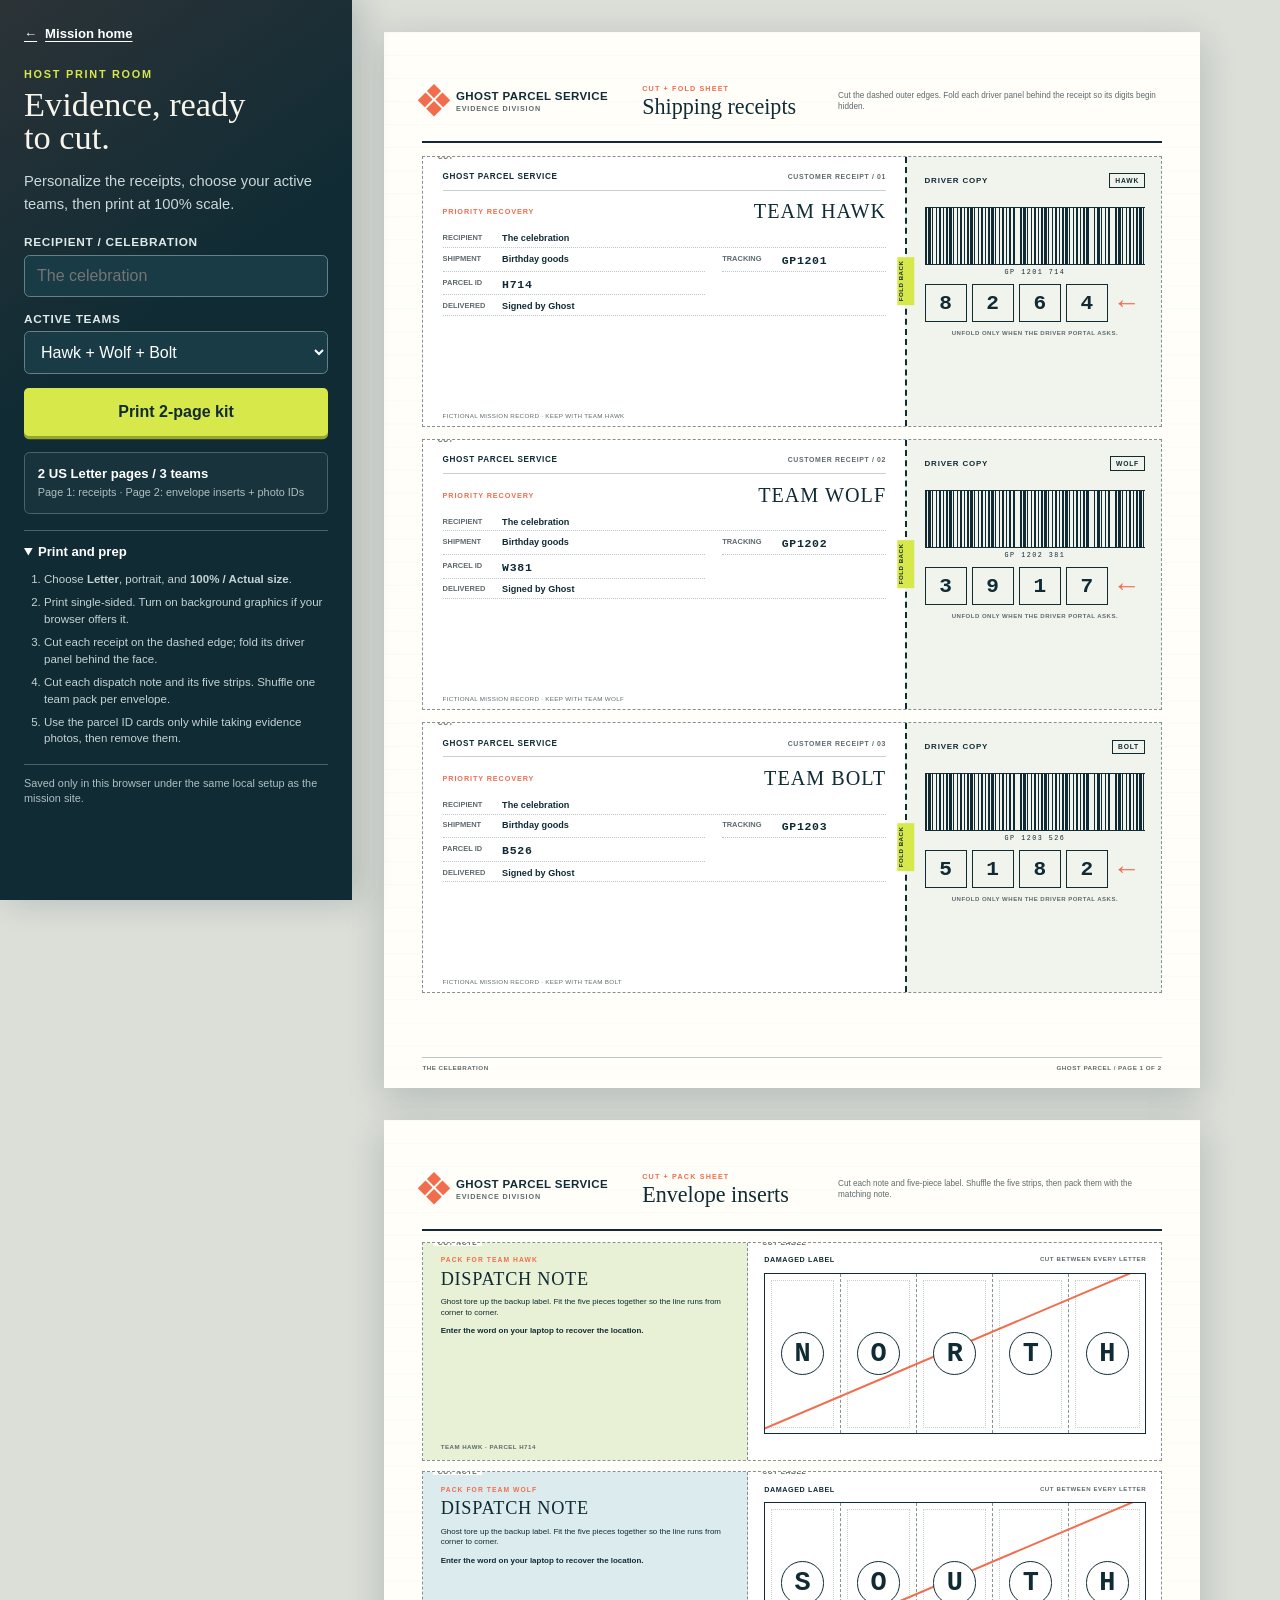
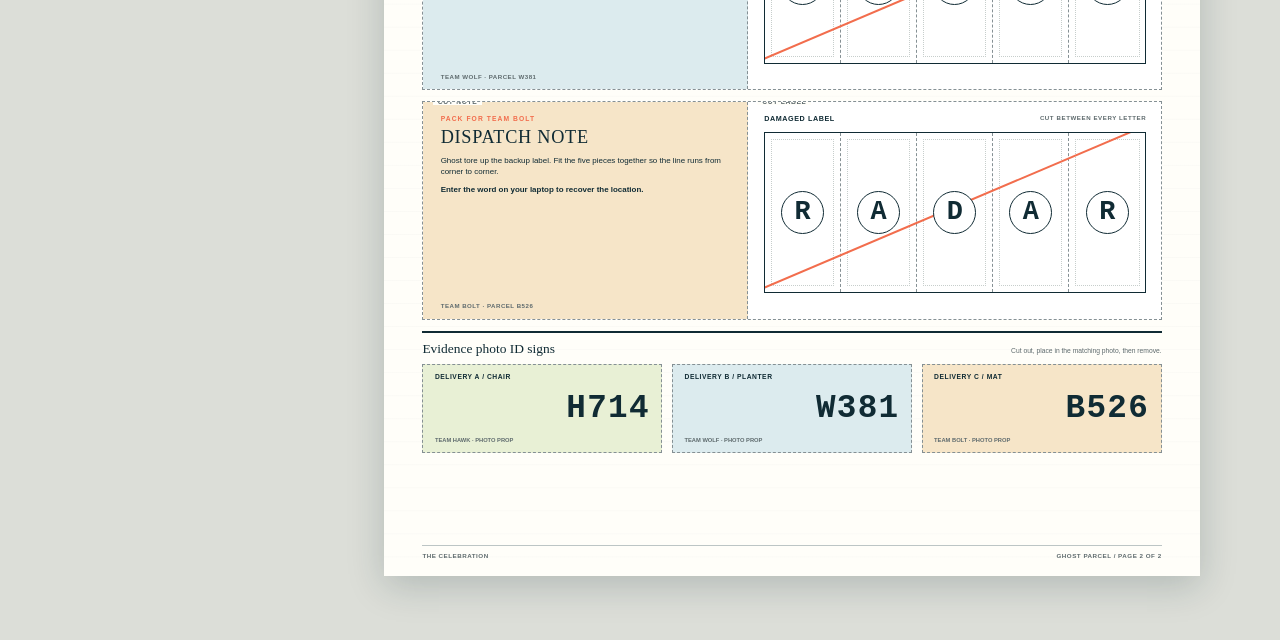
<file: print.html>
<!doctype html>
<html lang="en">
  <head>
    <meta charset="utf-8">
    <meta name="viewport" content="width=device-width, initial-scale=1">
    <meta name="theme-color" content="#102b34">
    <meta name="description" content="Printer-ready evidence for the free Ghost Parcel party mission.">
    <title>Print Room - Ghost Parcel</title>
    <link rel="stylesheet" href="print.css">
    <script src="print.js" defer></script>
  </head>
  <body>
    <a class="skip-link no-print" href="#print-kit">Skip to printable pages</a>

    <aside class="print-toolbar no-print" aria-labelledby="print-room-title">
      <a class="back-link" href="./"><span aria-hidden="true">&larr;</span> Mission home</a>
      <p class="toolbar-eyebrow">Host print room</p>
      <h1 id="print-room-title">Evidence, ready to cut.</h1>
      <p class="toolbar-intro">Personalize the receipts, choose your active teams, then print at 100% scale.</p>

      <form class="print-controls" data-print-controls>
        <label for="print-recipient">
          <span>Recipient / celebration</span>
          <input id="print-recipient" name="celebrationName" type="text" maxlength="40" placeholder="The celebration" autocomplete="off">
        </label>
        <label for="print-team-count">
          <span>Active teams</span>
          <select id="print-team-count" name="teamCount">
            <option value="3">Hawk + Wolf + Bolt</option>
            <option value="2">Hawk + Wolf</option>
          </select>
        </label>
        <button class="print-button" type="button" data-print-button>Print 2-page kit</button>
      </form>

      <div class="page-count" aria-live="polite">
        <strong data-page-count>2 US Letter pages / 3 teams</strong>
        <span>Page 1: receipts &middot; Page 2: envelope inserts + photo IDs</span>
      </div>

      <details open>
        <summary>Print and prep</summary>
        <ol>
          <li>Choose <strong>Letter</strong>, portrait, and <strong>100% / Actual size</strong>.</li>
          <li>Print single-sided. Turn on background graphics if your browser offers it.</li>
          <li>Cut each receipt on the dashed edge; fold its driver panel behind the face.</li>
          <li>Cut each dispatch note and its five strips. Shuffle one team pack per envelope.</li>
          <li>Use the parcel ID cards only while taking evidence photos, then remove them.</li>
        </ol>
      </details>
      <p class="privacy-note">Saved only in this browser under the same local setup as the mission site.</p>
    </aside>

    <main id="print-kit" class="print-kit">
      <section class="sheet receipt-sheet" aria-labelledby="receipts-title">
        <header class="sheet-header">
          <div class="sheet-brand" aria-label="Ghost Parcel Service">
            <span class="brand-mark" aria-hidden="true"><i></i><i></i><i></i><i></i></span>
            <span><strong>Ghost Parcel Service</strong><small>Evidence division</small></span>
          </div>
          <div>
            <p class="sheet-kicker">Cut + fold sheet</p>
            <h2 id="receipts-title">Shipping receipts</h2>
          </div>
          <p class="sheet-instruction">Cut the dashed outer edges. Fold each driver panel behind the receipt so its digits begin hidden.</p>
        </header>

        <div class="receipt-list">
          <article class="receipt receipt-hawk" data-team="hawk" aria-label="Team Hawk shipping receipt">
            <div class="receipt-face">
              <div class="receipt-topline"><strong>Ghost Parcel Service</strong><span>Customer receipt / 01</span></div>
              <div class="receipt-teamline"><span>Priority recovery</span><strong>Team Hawk</strong></div>
              <dl class="receipt-fields">
                <div><dt>Recipient</dt><dd data-recipient>The celebration</dd></div>
                <div><dt>Shipment</dt><dd>Birthday goods</dd></div>
                <div><dt>Tracking</dt><dd class="code">GP1201</dd></div>
                <div><dt>Parcel ID</dt><dd class="code">H714</dd></div>
                <div><dt>Delivered</dt><dd>Signed by Ghost</dd></div>
              </dl>
              <p class="receipt-fineprint">Fictional mission record &middot; Keep with Team Hawk</p>
            </div>
            <div class="fold-label" aria-hidden="true">Fold back</div>
            <div class="driver-panel">
              <div class="driver-heading"><strong>Driver copy</strong><span>Hawk</span></div>
              <div class="barcode" aria-hidden="true"></div>
              <p class="barcode-number">GP 1201 714</p>
              <div class="digit-route" aria-label="Digits eight two six four, read toward the left arrow">
                <span>8</span><span>2</span><span>6</span><span>4</span><b aria-hidden="true">&larr;</b>
              </div>
              <p class="driver-hint">Unfold only when the driver portal asks.</p>
            </div>
          </article>

          <article class="receipt receipt-wolf" data-team="wolf" aria-label="Team Wolf shipping receipt">
            <div class="receipt-face">
              <div class="receipt-topline"><strong>Ghost Parcel Service</strong><span>Customer receipt / 02</span></div>
              <div class="receipt-teamline"><span>Priority recovery</span><strong>Team Wolf</strong></div>
              <dl class="receipt-fields">
                <div><dt>Recipient</dt><dd data-recipient>The celebration</dd></div>
                <div><dt>Shipment</dt><dd>Birthday goods</dd></div>
                <div><dt>Tracking</dt><dd class="code">GP1202</dd></div>
                <div><dt>Parcel ID</dt><dd class="code">W381</dd></div>
                <div><dt>Delivered</dt><dd>Signed by Ghost</dd></div>
              </dl>
              <p class="receipt-fineprint">Fictional mission record &middot; Keep with Team Wolf</p>
            </div>
            <div class="fold-label" aria-hidden="true">Fold back</div>
            <div class="driver-panel">
              <div class="driver-heading"><strong>Driver copy</strong><span>Wolf</span></div>
              <div class="barcode" aria-hidden="true"></div>
              <p class="barcode-number">GP 1202 381</p>
              <div class="digit-route" aria-label="Digits three nine one seven, read toward the left arrow">
                <span>3</span><span>9</span><span>1</span><span>7</span><b aria-hidden="true">&larr;</b>
              </div>
              <p class="driver-hint">Unfold only when the driver portal asks.</p>
            </div>
          </article>

          <article class="receipt receipt-bolt" data-team="bolt" aria-label="Team Bolt shipping receipt">
            <div class="receipt-face">
              <div class="receipt-topline"><strong>Ghost Parcel Service</strong><span>Customer receipt / 03</span></div>
              <div class="receipt-teamline"><span>Priority recovery</span><strong>Team Bolt</strong></div>
              <dl class="receipt-fields">
                <div><dt>Recipient</dt><dd data-recipient>The celebration</dd></div>
                <div><dt>Shipment</dt><dd>Birthday goods</dd></div>
                <div><dt>Tracking</dt><dd class="code">GP1203</dd></div>
                <div><dt>Parcel ID</dt><dd class="code">B526</dd></div>
                <div><dt>Delivered</dt><dd>Signed by Ghost</dd></div>
              </dl>
              <p class="receipt-fineprint">Fictional mission record &middot; Keep with Team Bolt</p>
            </div>
            <div class="fold-label" aria-hidden="true">Fold back</div>
            <div class="driver-panel">
              <div class="driver-heading"><strong>Driver copy</strong><span>Bolt</span></div>
              <div class="barcode" aria-hidden="true"></div>
              <p class="barcode-number">GP 1203 526</p>
              <div class="digit-route" aria-label="Digits five one eight two, read toward the left arrow">
                <span>5</span><span>1</span><span>8</span><span>2</span><b aria-hidden="true">&larr;</b>
              </div>
              <p class="driver-hint">Unfold only when the driver portal asks.</p>
            </div>
          </article>
        </div>

        <footer class="sheet-footer"><span data-celebration-footer>The celebration</span><span>Ghost Parcel / page 1 of 2</span></footer>
      </section>

      <section class="sheet insert-sheet" aria-labelledby="inserts-title">
        <header class="sheet-header compact-header">
          <div class="sheet-brand" aria-label="Ghost Parcel Service">
            <span class="brand-mark" aria-hidden="true"><i></i><i></i><i></i><i></i></span>
            <span><strong>Ghost Parcel Service</strong><small>Evidence division</small></span>
          </div>
          <div>
            <p class="sheet-kicker">Cut + pack sheet</p>
            <h2 id="inserts-title">Envelope inserts</h2>
          </div>
          <p class="sheet-instruction">Cut each note and five-piece label. Shuffle the five strips, then pack them with the matching note.</p>
        </header>

        <div class="pack-list">
          <article class="team-pack pack-hawk" data-team="hawk" aria-label="Team Hawk envelope inserts">
            <div class="dispatch-note">
              <p class="pack-label">Pack for Team Hawk</p>
              <h3>Dispatch note</h3>
              <p>Ghost tore up the backup label. Fit the five pieces together so the line runs from corner to corner.</p>
              <p><strong>Enter the word on your laptop to recover the location.</strong></p>
              <small>Team Hawk &middot; Parcel H714</small>
            </div>
            <div class="strip-board">
              <p><strong>Damaged label</strong><span>Cut between every letter</span></p>
              <div class="strip-grid" aria-label="Five cut strips spelling NORTH">
                <span><b>N</b></span><span><b>O</b></span><span><b>R</b></span><span><b>T</b></span><span><b>H</b></span>
              </div>
            </div>
          </article>

          <article class="team-pack pack-wolf" data-team="wolf" aria-label="Team Wolf envelope inserts">
            <div class="dispatch-note">
              <p class="pack-label">Pack for Team Wolf</p>
              <h3>Dispatch note</h3>
              <p>Ghost tore up the backup label. Fit the five pieces together so the line runs from corner to corner.</p>
              <p><strong>Enter the word on your laptop to recover the location.</strong></p>
              <small>Team Wolf &middot; Parcel W381</small>
            </div>
            <div class="strip-board">
              <p><strong>Damaged label</strong><span>Cut between every letter</span></p>
              <div class="strip-grid" aria-label="Five cut strips spelling SOUTH">
                <span><b>S</b></span><span><b>O</b></span><span><b>U</b></span><span><b>T</b></span><span><b>H</b></span>
              </div>
            </div>
          </article>

          <article class="team-pack pack-bolt" data-team="bolt" aria-label="Team Bolt envelope inserts">
            <div class="dispatch-note">
              <p class="pack-label">Pack for Team Bolt</p>
              <h3>Dispatch note</h3>
              <p>Ghost tore up the backup label. Fit the five pieces together so the line runs from corner to corner.</p>
              <p><strong>Enter the word on your laptop to recover the location.</strong></p>
              <small>Team Bolt &middot; Parcel B526</small>
            </div>
            <div class="strip-board">
              <p><strong>Damaged label</strong><span>Cut between every letter</span></p>
              <div class="strip-grid" aria-label="Five cut strips spelling RADAR">
                <span><b>R</b></span><span><b>A</b></span><span><b>D</b></span><span><b>A</b></span><span><b>R</b></span>
              </div>
            </div>
          </article>
        </div>

        <section class="photo-signs" aria-labelledby="photo-signs-title">
          <div class="signs-heading">
            <h3 id="photo-signs-title">Evidence photo ID signs</h3>
            <p>Cut out, place in the matching photo, then remove.</p>
          </div>
          <div class="sign-grid">
            <article class="parcel-sign sign-hawk" data-team="hawk">
              <span>Delivery A / Chair</span><strong>H714</strong><small>Team Hawk &middot; Photo prop</small>
            </article>
            <article class="parcel-sign sign-wolf" data-team="wolf">
              <span>Delivery B / Planter</span><strong>W381</strong><small>Team Wolf &middot; Photo prop</small>
            </article>
            <article class="parcel-sign sign-bolt" data-team="bolt">
              <span>Delivery C / Mat</span><strong>B526</strong><small>Team Bolt &middot; Photo prop</small>
            </article>
          </div>
        </section>

        <footer class="sheet-footer"><span data-celebration-footer>The celebration</span><span>Ghost Parcel / page 2 of 2</span></footer>
      </section>
    </main>
  </body>
</html>
</file>
<file: print.css>
:root {
  --ink: #102b34;
  --muted: #5e6a6d;
  --paper: #fffef9;
  --ground: #dcded8;
  --accent: #f26d4d;
  --signal: #d7e84b;
  --line: #859094;
  --hawk: #e8f0d5;
  --wolf: #dcebee;
  --bolt: #f6e5c8;
}

* {
  box-sizing: border-box;
}

html {
  background: var(--ground);
  color: var(--ink);
  font-family: Arial, Helvetica, sans-serif;
}

body {
  margin: 0;
  min-width: 320px;
}

button,
input,
select {
  font: inherit;
}

.skip-link {
  position: fixed;
  left: 1rem;
  top: -5rem;
  z-index: 30;
  background: #fff;
  color: var(--ink);
  padding: .75rem 1rem;
  border-radius: .35rem;
}

.skip-link:focus {
  top: 1rem;
}

.print-toolbar {
  position: fixed;
  inset: 0 auto 0 0;
  z-index: 10;
  width: 22rem;
  overflow-y: auto;
  padding: 1.5rem;
  color: #f7f4e9;
  background:
    linear-gradient(145deg, rgba(242, 109, 77, .12), transparent 38%),
    var(--ink);
  box-shadow: .5rem 0 2rem rgba(16, 43, 52, .2);
}

.back-link {
  display: inline-flex;
  gap: .5rem;
  align-items: center;
  color: #fff;
  font-size: .82rem;
  font-weight: 700;
  text-underline-offset: .2rem;
}

.toolbar-eyebrow,
.sheet-kicker,
.pack-label {
  margin: 1.65rem 0 .45rem;
  color: var(--signal);
  font-size: .68rem;
  font-weight: 800;
  letter-spacing: .16em;
  text-transform: uppercase;
}

.print-toolbar h1 {
  margin: 0;
  max-width: 14ch;
  font-family: Georgia, "Times New Roman", serif;
  font-size: 2.15rem;
  font-weight: 500;
  line-height: .98;
}

.toolbar-intro {
  color: #ccd8d9;
  font-size: .92rem;
  line-height: 1.55;
}

.print-controls {
  display: grid;
  gap: .9rem;
  margin: 1.25rem 0 1rem;
}

.print-controls label {
  display: grid;
  gap: .35rem;
}

.print-controls label > span {
  color: #dfe9e8;
  font-size: .74rem;
  font-weight: 800;
  letter-spacing: .06em;
  text-transform: uppercase;
}

.print-controls input,
.print-controls select {
  width: 100%;
  min-height: 2.65rem;
  border: 1px solid #668087;
  border-radius: .35rem;
  padding: .65rem .75rem;
  color: #fff;
  background: #183b45;
  outline: none;
}

.print-controls input:focus,
.print-controls select:focus {
  border-color: var(--signal);
  box-shadow: 0 0 0 3px rgba(215, 232, 75, .18);
}

.print-controls select option {
  color: #fff;
  background: var(--ink);
}

.print-button {
  min-height: 3rem;
  border: 0;
  border-radius: .3rem;
  padding: .8rem 1rem;
  color: var(--ink);
  background: var(--signal);
  box-shadow: 0 .2rem 0 #96a52d;
  cursor: pointer;
  font-weight: 900;
}

.print-button:hover {
  background: #e4f25e;
}

.print-button:active {
  transform: translateY(.1rem);
  box-shadow: 0 .1rem 0 #96a52d;
}

.page-count {
  display: grid;
  gap: .25rem;
  border: 1px solid #48636b;
  border-radius: .35rem;
  padding: .8rem;
  background: rgba(255, 255, 255, .04);
}

.page-count strong {
  color: #fff;
  font-size: .82rem;
}

.page-count span,
.privacy-note {
  color: #aebfc2;
  font-size: .68rem;
  line-height: 1.45;
}

.print-toolbar details {
  margin-top: 1rem;
  border-top: 1px solid #48636b;
  border-bottom: 1px solid #48636b;
  padding: .8rem 0;
}

.print-toolbar summary {
  color: #fff;
  cursor: pointer;
  font-size: .82rem;
  font-weight: 800;
}

.print-toolbar ol {
  margin: .75rem 0 .25rem;
  padding-left: 1.25rem;
  color: #c5d2d3;
  font-size: .72rem;
  line-height: 1.45;
}

.print-toolbar li + li {
  margin-top: .4rem;
}

.print-kit {
  display: grid;
  gap: 2rem;
  width: max-content;
  margin: 2rem 2rem 4rem 24rem;
}

.sheet {
  position: relative;
  width: 8.5in;
  height: 11in;
  overflow: hidden;
  padding: .4in;
  color: var(--ink);
  background:
    linear-gradient(rgba(16, 43, 52, .018) 1px, transparent 1px),
    var(--paper);
  background-size: 100% .24in;
  box-shadow: 0 .6rem 2.2rem rgba(16, 43, 52, .2);
}

.sheet-header {
  display: grid;
  grid-template-columns: 2.05in 1.8in 1fr;
  gap: .24in;
  align-items: center;
  height: .76in;
  border-bottom: 2px solid var(--ink);
  margin-bottom: .13in;
  padding-bottom: .1in;
}

.sheet-brand {
  display: flex;
  gap: .1in;
  align-items: center;
  text-transform: uppercase;
}

.sheet-brand > span:last-child {
  display: grid;
  gap: .02in;
}

.sheet-brand strong {
  font-size: .12in;
  letter-spacing: .035em;
}

.sheet-brand small {
  color: var(--muted);
  font-size: .075in;
  font-weight: 700;
  letter-spacing: .12em;
}

.brand-mark {
  display: grid;
  grid-template-columns: repeat(2, .105in);
  grid-template-rows: repeat(2, .105in);
  gap: .025in;
  width: .25in;
  height: .25in;
  transform: rotate(45deg);
}

.brand-mark i {
  display: block;
  background: var(--accent);
}

.sheet-kicker {
  margin: 0 0 .025in;
  color: var(--accent);
  font-size: .075in;
}

.sheet-header h2 {
  margin: 0;
  font-family: Georgia, "Times New Roman", serif;
  font-size: .23in;
  font-weight: 500;
  line-height: 1;
}

.sheet-instruction {
  margin: 0;
  color: var(--muted);
  font-size: .085in;
  line-height: 1.35;
}

.receipt-list {
  display: grid;
  grid-template-rows: repeat(3, 2.82in);
  gap: .13in;
  height: 8.72in;
}

.receipt {
  position: relative;
  display: grid;
  grid-template-columns: 5.02in 2.68in;
  height: 2.82in;
  overflow: hidden;
  border: 1.5px dashed var(--line);
  background: #fff;
}

.receipt::before,
.receipt::after,
.team-pack::before,
.team-pack::after {
  position: absolute;
  z-index: 4;
  color: var(--muted);
  background: var(--paper);
  font-size: .07in;
  font-weight: 800;
  letter-spacing: .1em;
  text-transform: uppercase;
}

.receipt::before {
  content: "Cut";
  left: .1in;
  top: -.04in;
  padding: 0 .05in;
}

.receipt-face {
  position: relative;
  min-width: 0;
  padding: .16in .2in .14in;
}

.receipt-topline,
.receipt-teamline,
.driver-heading {
  display: flex;
  justify-content: space-between;
  gap: .12in;
  align-items: center;
  text-transform: uppercase;
}

.receipt-topline {
  border-bottom: 1px solid #c9d0cf;
  padding-bottom: .09in;
  font-size: .085in;
  letter-spacing: .08em;
}

.receipt-topline span {
  color: var(--muted);
  font-size: .072in;
  font-weight: 700;
}

.receipt-teamline {
  margin: .1in 0 .08in;
}

.receipt-teamline span {
  color: var(--accent);
  font-size: .076in;
  font-weight: 800;
  letter-spacing: .12em;
}

.receipt-teamline strong {
  font-family: Georgia, "Times New Roman", serif;
  font-size: .21in;
  font-weight: 500;
  letter-spacing: .05em;
}

.receipt-fields {
  display: grid;
  grid-template-columns: 1.6fr 1fr;
  gap: .035in .18in;
  margin: 0;
}

.receipt-fields div {
  display: grid;
  grid-template-columns: .62in 1fr;
  min-width: 0;
  border-bottom: 1px dotted #bdc7c7;
  padding: .025in 0 .04in;
}

.receipt-fields div:first-child,
.receipt-fields div:last-child {
  grid-column: 1 / -1;
}

.receipt-fields dt {
  color: var(--muted);
  font-size: .078in;
  font-weight: 700;
  text-transform: uppercase;
}

.receipt-fields dd {
  min-width: 0;
  overflow: hidden;
  margin: 0;
  font-size: .095in;
  font-weight: 700;
  text-overflow: ellipsis;
  white-space: nowrap;
}

.receipt-fields .code {
  font-family: "Courier New", monospace;
  font-size: .12in;
  font-weight: 900;
  letter-spacing: .06em;
}

.receipt-fineprint {
  position: absolute;
  left: .2in;
  bottom: .07in;
  margin: 0;
  color: var(--muted);
  font-size: .065in;
  letter-spacing: .05em;
  text-transform: uppercase;
}

.driver-panel {
  position: relative;
  border-left: 2px dashed var(--ink);
  padding: .17in .18in .13in;
  background: #f1f3ed;
}

.fold-label {
  position: absolute;
  z-index: 5;
  left: 4.93in;
  top: 1.04in;
  width: .18in;
  padding: .04in 0;
  color: var(--ink);
  background: var(--signal);
  font-size: .064in;
  font-weight: 900;
  letter-spacing: .08em;
  text-align: center;
  text-transform: uppercase;
  writing-mode: vertical-rl;
  transform: rotate(180deg);
}

.driver-heading {
  font-size: .083in;
  letter-spacing: .1em;
}

.driver-heading span {
  border: 1px solid var(--ink);
  padding: .03in .055in;
  font-size: .07in;
  font-weight: 900;
}

.barcode {
  height: .6in;
  margin-top: .2in;
  border-top: 1px solid var(--ink);
  border-bottom: 1px solid var(--ink);
  background: repeating-linear-gradient(
    90deg,
    var(--ink) 0 .016in,
    transparent .016in .032in,
    var(--ink) .032in .058in,
    transparent .058in .074in,
    var(--ink) .074in .083in,
    transparent .083in .11in
  );
}

.barcode-number {
  margin: .035in 0 .08in;
  font-family: "Courier New", monospace;
  font-size: .07in;
  letter-spacing: .22em;
  text-align: center;
}

.digit-route {
  display: grid;
  grid-template-columns: repeat(4, 1fr) .34in;
  gap: .05in;
  align-items: center;
}

.digit-route span {
  display: grid;
  place-items: center;
  height: .4in;
  border: 1px solid var(--ink);
  font-family: "Courier New", monospace;
  font-size: .22in;
  font-weight: 900;
}

.digit-route b {
  color: var(--accent);
  font-size: .29in;
  line-height: 1;
}

.driver-hint {
  margin: .08in 0 0;
  color: var(--muted);
  font-size: .063in;
  font-weight: 800;
  letter-spacing: .08em;
  text-align: center;
  text-transform: uppercase;
}

.sheet-footer {
  position: absolute;
  right: .4in;
  bottom: .18in;
  left: .4in;
  display: flex;
  justify-content: space-between;
  border-top: 1px solid #bcc5c5;
  padding-top: .06in;
  color: var(--muted);
  font-size: .065in;
  font-weight: 700;
  letter-spacing: .08em;
  text-transform: uppercase;
}

.compact-header {
  margin-bottom: .11in;
}

.pack-list {
  display: grid;
  grid-template-rows: repeat(3, 2.28in);
  gap: .11in;
}

.team-pack {
  position: relative;
  display: grid;
  grid-template-columns: 3.38in 4.32in;
  height: 2.28in;
  overflow: hidden;
  border: 1.5px dashed var(--line);
  background: #fff;
}

.team-pack::before {
  content: "Cut note";
  left: .1in;
  top: -.04in;
  padding: 0 .05in;
}

.team-pack::after {
  content: "Cut label";
  left: 3.48in;
  top: -.04in;
  padding: 0 .05in;
}

.dispatch-note {
  position: relative;
  border-right: 1.5px dashed var(--line);
  padding: .14in .18in;
}

.pack-label {
  margin: 0 0 .055in;
  color: var(--accent);
  font-size: .07in;
}

.dispatch-note h3 {
  margin: 0 0 .08in;
  font-family: Georgia, "Times New Roman", serif;
  font-size: .19in;
  font-weight: 500;
  letter-spacing: .04em;
  text-transform: uppercase;
}

.dispatch-note p:not(.pack-label) {
  margin: 0 0 .08in;
  font-size: .083in;
  line-height: 1.35;
}

.dispatch-note small {
  position: absolute;
  left: .18in;
  bottom: .1in;
  color: var(--muted);
  font-size: .064in;
  font-weight: 800;
  letter-spacing: .08em;
  text-transform: uppercase;
}

.strip-board {
  padding: .13in .17in;
}

.strip-board > p {
  display: flex;
  justify-content: space-between;
  margin: 0 0 .09in;
  font-size: .075in;
  letter-spacing: .08em;
  text-transform: uppercase;
}

.strip-board > p span {
  color: var(--muted);
  font-size: .064in;
  font-weight: 700;
}

.strip-grid {
  position: relative;
  display: grid;
  grid-template-columns: repeat(5, 1fr);
  height: 1.68in;
  overflow: hidden;
  border: 1px solid var(--ink);
  background: #fff;
}

.strip-grid::after {
  content: "";
  position: absolute;
  z-index: 1;
  left: -.04in;
  bottom: .02in;
  width: 110%;
  border-top: 2.5px solid var(--accent);
  transform: rotate(-23deg);
  transform-origin: left center;
}

.strip-grid span {
  position: relative;
  display: grid;
  place-items: center;
  border-right: 1.5px dashed var(--line);
}

.strip-grid span:last-child {
  border-right: 0;
}

.strip-grid span::before {
  content: "";
  position: absolute;
  inset: .06in;
  border: 1px dotted #c7cecc;
}

.strip-grid b {
  position: relative;
  z-index: 2;
  display: grid;
  place-items: center;
  width: .45in;
  height: .45in;
  border: 1.5px solid var(--ink);
  border-radius: 50%;
  color: var(--ink);
  background: #fff;
  font-family: "Courier New", monospace;
  font-size: .28in;
}

.pack-hawk .dispatch-note,
.sign-hawk {
  background: var(--hawk);
}

.pack-wolf .dispatch-note,
.sign-wolf {
  background: var(--wolf);
}

.pack-bolt .dispatch-note,
.sign-bolt {
  background: var(--bolt);
}

.photo-signs {
  margin-top: .12in;
  border-top: 2px solid var(--ink);
  padding-top: .08in;
}

.signs-heading {
  display: flex;
  justify-content: space-between;
  align-items: baseline;
  margin-bottom: .07in;
}

.signs-heading h3,
.signs-heading p {
  margin: 0;
}

.signs-heading h3 {
  font-family: Georgia, "Times New Roman", serif;
  font-size: .14in;
  font-weight: 500;
}

.signs-heading p {
  color: var(--muted);
  font-size: .07in;
}

.sign-grid {
  display: grid;
  grid-template-columns: repeat(3, 1fr);
  gap: .1in;
}

.parcel-sign {
  display: grid;
  grid-template-columns: 1fr auto;
  grid-template-rows: auto 1fr;
  height: .93in;
  border: 1.5px dashed var(--line);
  padding: .09in .12in;
}

.parcel-sign span {
  font-size: .07in;
  font-weight: 900;
  letter-spacing: .08em;
  text-transform: uppercase;
}

.parcel-sign strong {
  grid-row: 1 / 3;
  grid-column: 2;
  align-self: center;
  font-family: "Courier New", monospace;
  font-size: .34in;
  letter-spacing: .04em;
}

.parcel-sign small {
  align-self: end;
  color: var(--muted);
  font-size: .06in;
  font-weight: 800;
  text-transform: uppercase;
}

[hidden] {
  display: none !important;
}

@media (max-width: 74rem) {
  .print-toolbar {
    position: static;
    width: 100%;
  }

  .print-toolbar h1 {
    max-width: none;
  }

  .print-controls {
    grid-template-columns: minmax(12rem, 1fr) minmax(12rem, 1fr) auto;
    align-items: end;
  }

  .print-kit {
    margin: 2rem auto 4rem;
  }
}

@media (max-width: 55rem) {
  .print-controls {
    grid-template-columns: 1fr;
  }

  .print-kit {
    width: 100%;
    overflow-x: auto;
    justify-content: start;
    padding: 0 1rem 2rem;
  }

  .sheet {
    flex: 0 0 auto;
    transform-origin: top left;
  }
}

@page {
  size: Letter portrait;
  margin: .4in;
}

@media print {
  :root {
    color-scheme: light;
  }

  html,
  body {
    width: auto;
    min-width: 0;
    margin: 0;
    background: #fff;
  }

  .no-print {
    display: none !important;
  }

  .print-kit {
    display: block;
    width: auto;
    margin: 0;
    overflow: visible;
    padding: 0;
  }

  .sheet {
    width: 7.7in;
    height: 10in;
    margin: 0;
    padding: 0;
    overflow: hidden;
    background: #fff;
    box-shadow: none;
    break-after: auto;
    break-inside: avoid;
    page-break-after: auto;
    page-break-inside: avoid;
    print-color-adjust: exact;
    -webkit-print-color-adjust: exact;
  }

  .sheet-footer {
    right: 0;
    bottom: 0;
    left: 0;
  }
}
</file>
